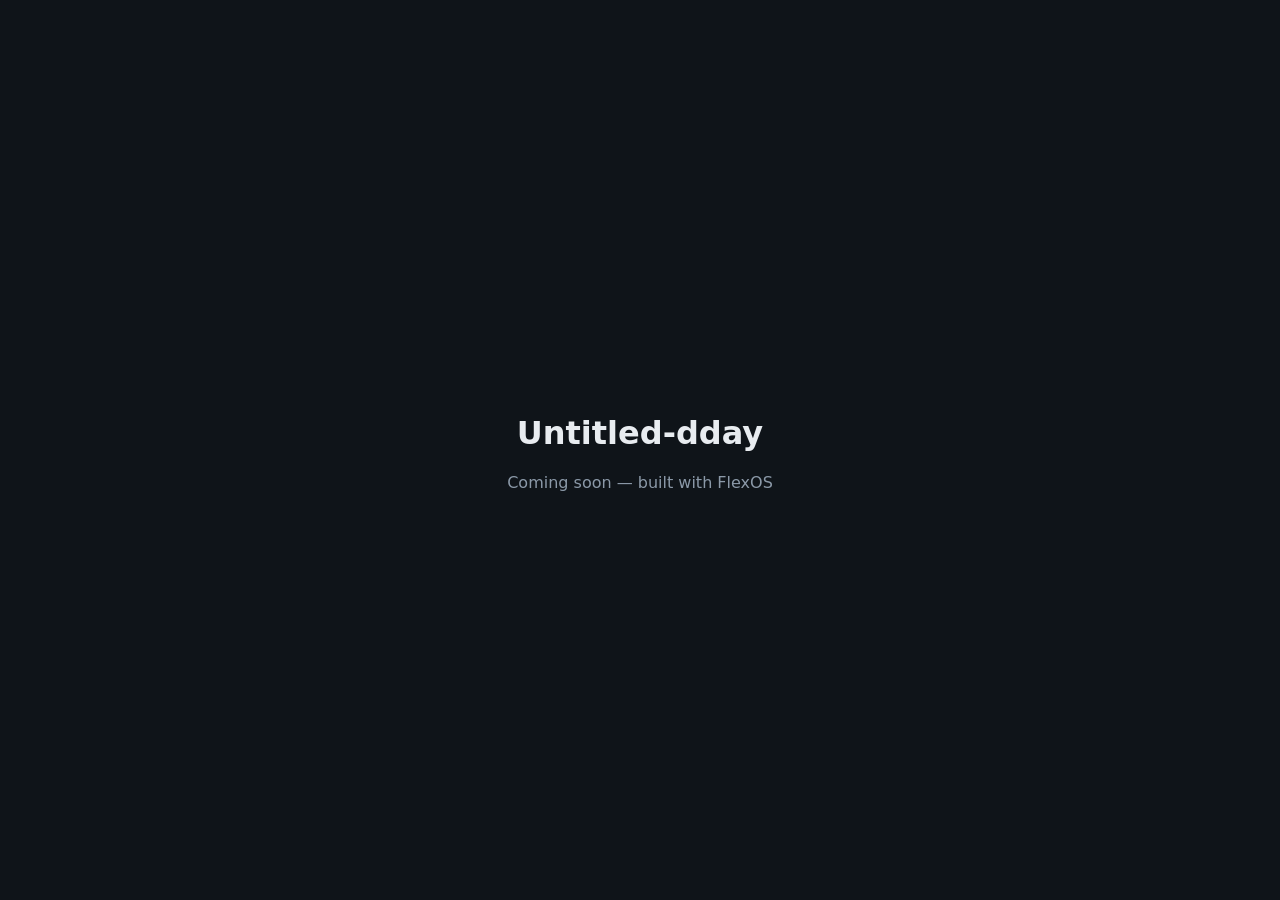
<file: index.html>
<!DOCTYPE html>
<html lang="en">
<head>
<meta charset="UTF-8">
<meta name="viewport" content="width=device-width, initial-scale=1.0">
<title>Untitled-dday</title>
<style>
body { font-family: system-ui, sans-serif; display: flex; align-items: center; justify-content: center; min-height: 100dvh; margin: 0; background: #0f1419; color: #e8ecf0; }
h1 { font-size: 2rem; font-weight: 700; }
p { color: #8b99a8; }
</style>
</head>
<body>
<div style="text-align: center;">
<h1>Untitled-dday</h1>
<p>Coming soon — built with FlexOS</p>
</div>
</body>
</html>
</file>
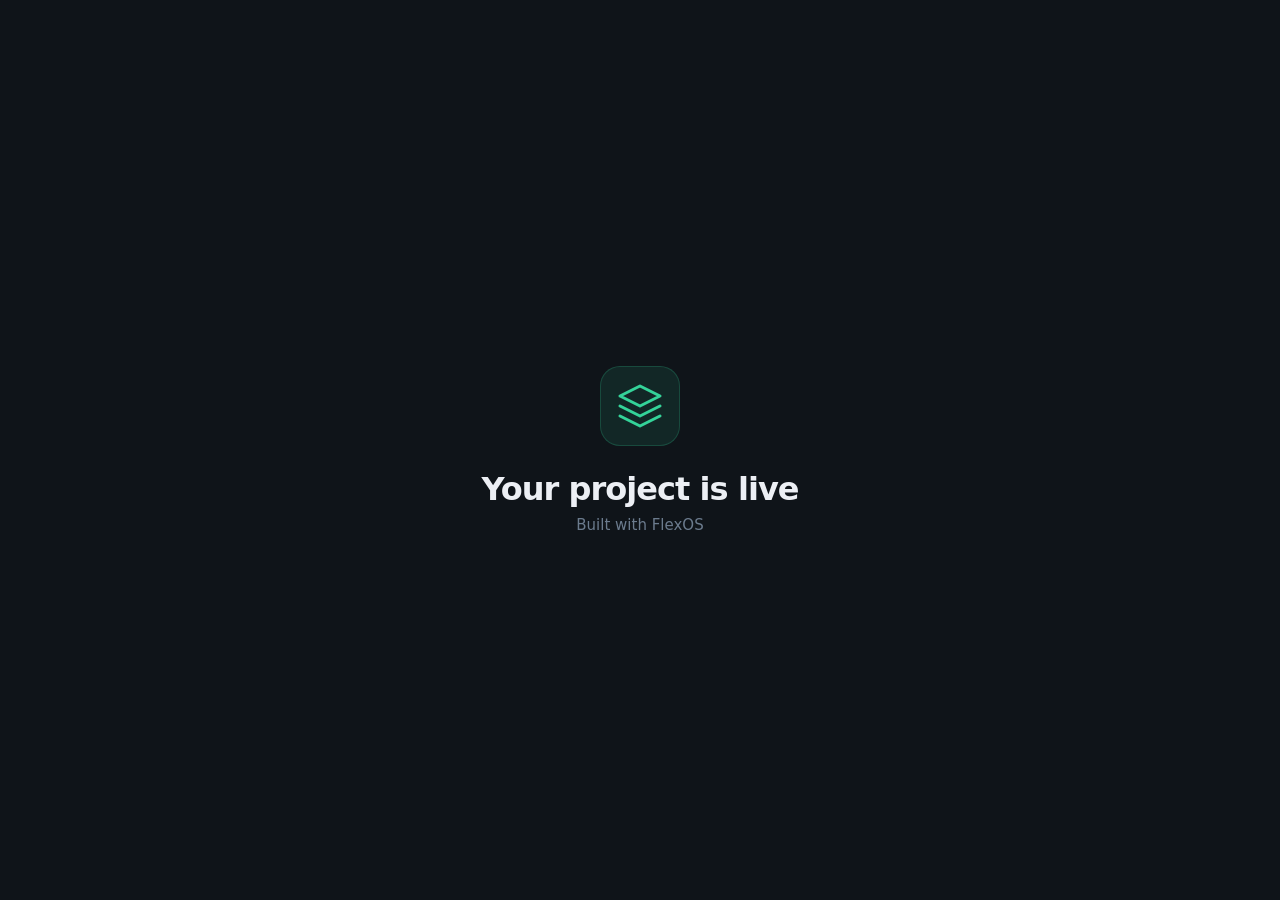
<file: .flexos/prototype/index.html>
<!DOCTYPE html>
<html lang="en">
<head>
  <meta charset="UTF-8">
  <meta name="viewport" content="width=device-width, initial-scale=1.0">
  <title>FlexOS Project</title>
  <style>
    * { margin: 0; padding: 0; box-sizing: border-box; }
    body {
      min-height: 100dvh;
      display: flex;
      align-items: center;
      justify-content: center;
      background: #0f1419;
      color: #eceff4;
      font-family: 'Inter', system-ui, -apple-system, sans-serif;
      -webkit-font-smoothing: antialiased;
    }
    .c { text-align: center; padding: 40px 24px; }
    .icon {
      width: 80px; height: 80px; border-radius: 20px;
      background: rgba(52,211,153,0.1); border: 1px solid rgba(52,211,153,0.2);
      display: flex; align-items: center; justify-content: center;
      margin: 0 auto 24px; color: #34d399;
    }
    h1 { font-size: 32px; font-weight: 700; letter-spacing: -0.03em; margin-bottom: 8px; }
    p { font-size: 15px; color: #6b7b8d; }
  </style>
</head>
<body>
  <div class="c">
    <div class="icon">
      <svg width="48" height="48" viewBox="0 0 24 24" fill="none" stroke="currentColor" stroke-width="1.5" stroke-linecap="round" stroke-linejoin="round">
        <path d="M12 2L2 7l10 5 10-5-10-5z"/><path d="M2 17l10 5 10-5"/><path d="M2 12l10 5 10-5"/>
      </svg>
    </div>
    <h1>Your project is live</h1>
    <p>Built with FlexOS</p>
  </div>
</body>
</html>
</file>
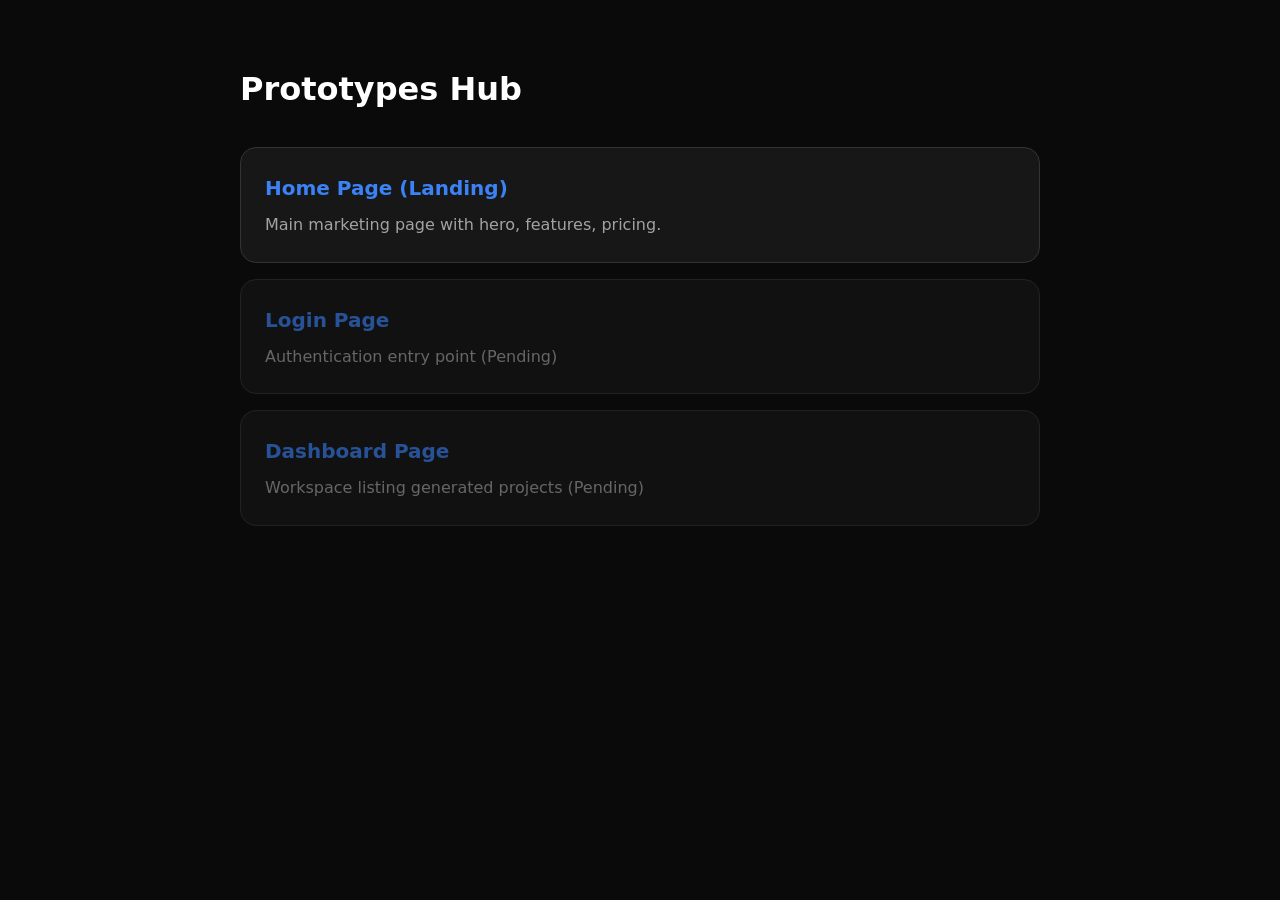
<file: .flexos/prototypes/index.html>
<!DOCTYPE html>
<html lang="en">
<head>
  <meta charset="UTF-8">
  <meta name="viewport" content="width=device-width, initial-scale=1.0">
  <title>FlexOS Prototypes Hub</title>
  <link rel="stylesheet" href="../design/tokens.css">
  <link rel="stylesheet" href="../design/components.css">
  <style>
    body { padding: 4rem 2rem; }
    .hub-container { max-width: 800px; margin: 0 auto; }
    .hub-title { font-size: 2rem; font-weight: 700; margin-bottom: 2rem; }
    .hub-list { display: flex; flex-direction: column; gap: 1rem; }
    .hub-item { padding: 1.5rem; border: 1px solid var(--color-border); border-radius: var(--radius-lg); background: var(--color-surface); }
    .hub-item a { font-size: 1.25rem; font-weight: 600; color: var(--color-primary); }
    .hub-item a:hover { text-decoration: underline; }
  </style>
</head>
<body>
  <div class="hub-container">
    <h1 class="hub-title">Prototypes Hub</h1>
    <div class="hub-list">
      <div class="hub-item">
        <a href="home-v1.html">Home Page (Landing)</a>
        <p style="margin-top: 0.5rem; color: var(--color-text-muted);">Main marketing page with hero, features, pricing.</p>
      </div>
      <div class="hub-item" style="opacity: 0.6;">
        <a href="login-v1.html">Login Page</a>
        <p style="margin-top: 0.5rem; color: var(--color-text-muted);">Authentication entry point (Pending)</p>
      </div>
      <div class="hub-item" style="opacity: 0.6;">
        <a href="dashboard-v1.html">Dashboard Page</a>
        <p style="margin-top: 0.5rem; color: var(--color-text-muted);">Workspace listing generated projects (Pending)</p>
      </div>
    </div>
  </div>
</body>
</html>
</file>
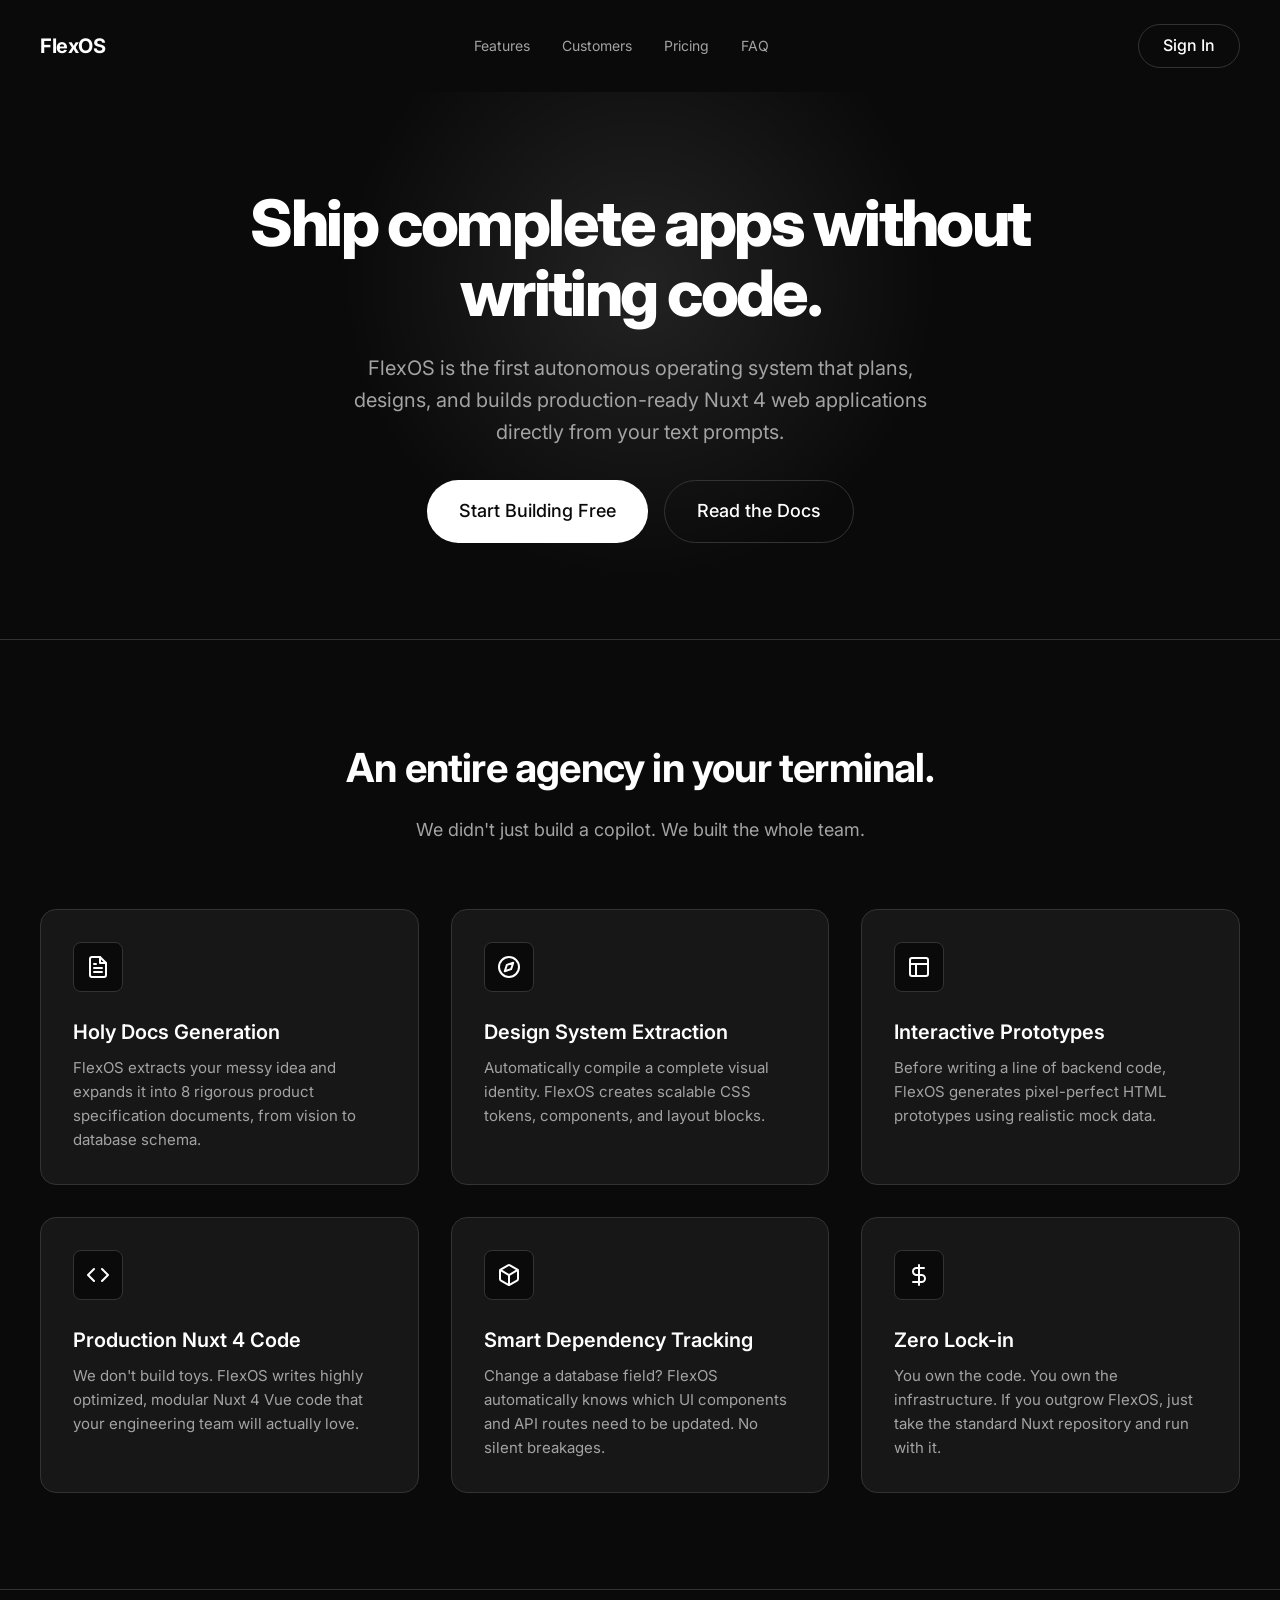
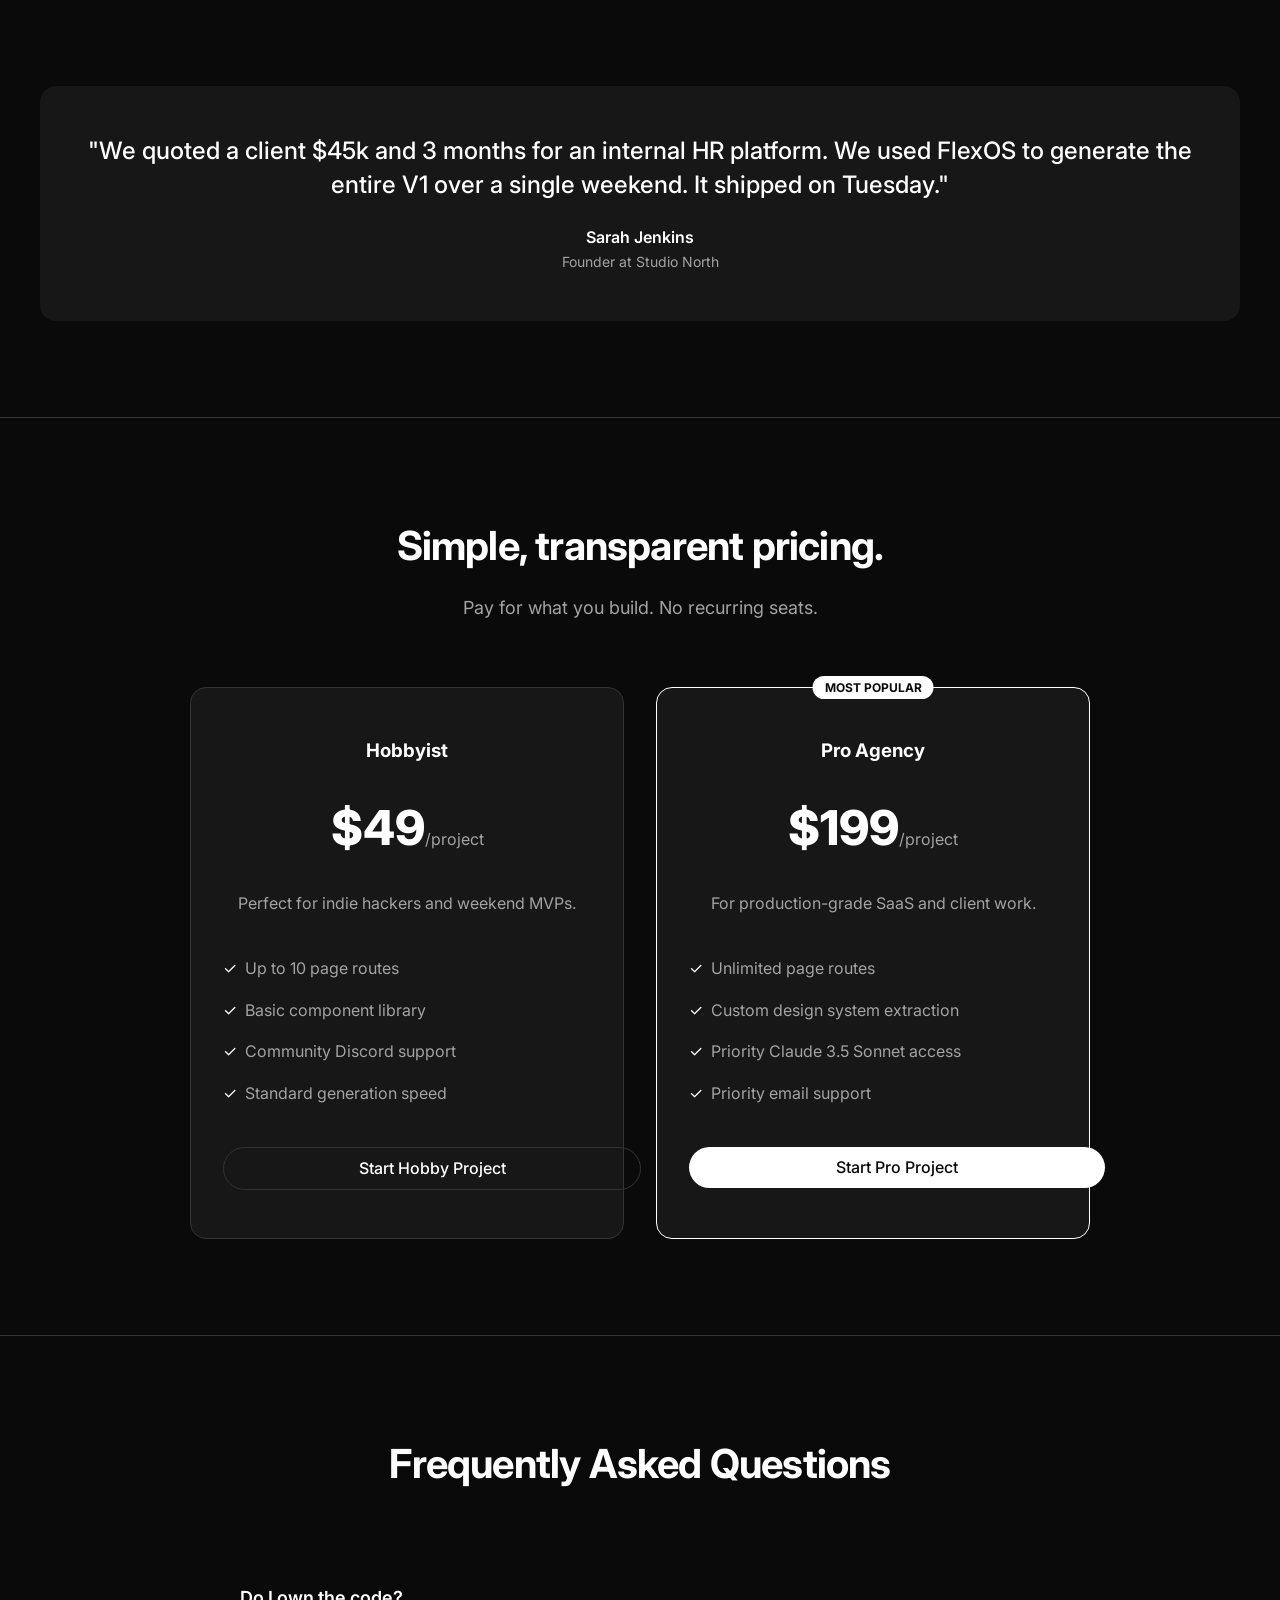
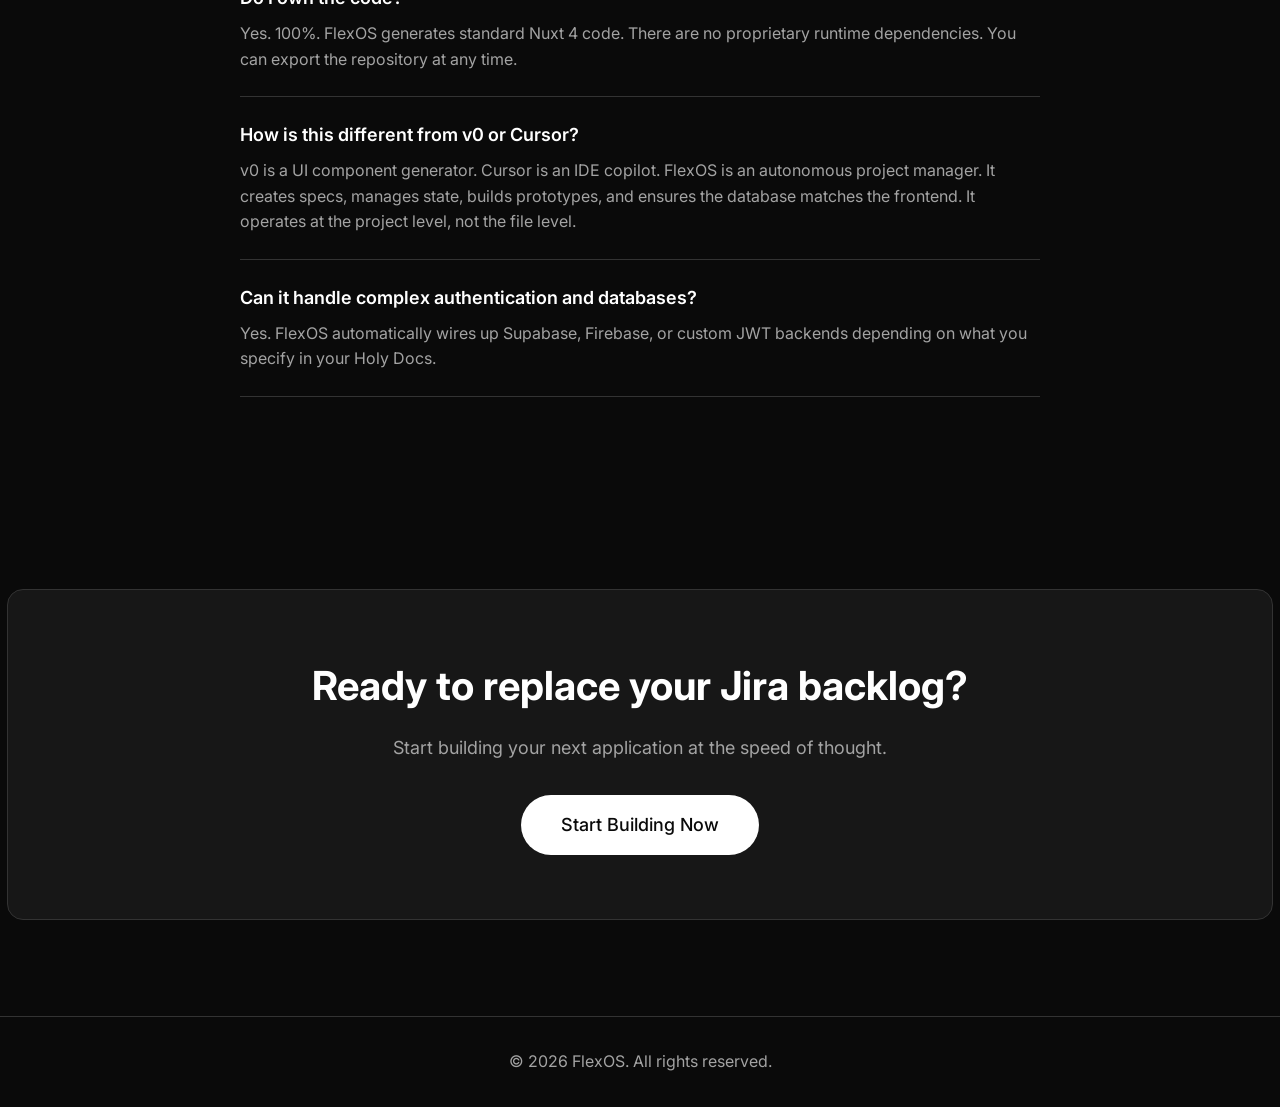
<file: .flexos/prototypes/home-v1.html>
<!DOCTYPE html>
<html lang="en">
<head>
  <meta charset="UTF-8">
  <meta name="viewport" content="width=device-width, initial-scale=1.0">
  <title>FlexOS | Build Complete Apps Autonomously</title>
  <link rel="preconnect" href="https://fonts.googleapis.com">
  <link rel="preconnect" href="https://fonts.gstatic.com" crossorigin>
  <link href="https://fonts.googleapis.com/css2?family=Inter:wght@400;500;600;700;800&display=swap" rel="stylesheet">
  <link rel="stylesheet" href="../design/tokens.css">
  <link rel="stylesheet" href="../design/components.css">
  <style>
    /* Custom hero gradient */
    .hero-glow {
      position: absolute;
      top: -20%;
      left: 50%;
      transform: translateX(-50%);
      width: 600px;
      height: 600px;
      background: radial-gradient(circle, rgba(255,255,255,0.1) 0%, rgba(0,0,0,0) 70%);
      z-index: -1;
      pointer-events: none;
    }
  </style>
</head>
<body>

  <div class="container">
    <nav class="nav">
      <div class="nav-logo">FlexOS</div>
      <div class="nav-links">
        <a href="#features">Features</a>
        <a href="#testimonials">Customers</a>
        <a href="#pricing">Pricing</a>
        <a href="#faq">FAQ</a>
      </div>
      <a href="login-v1.html" class="btn btn-secondary">Sign In</a>
    </nav>
  </div>

  <main>
    <!-- HERO -->
    <section class="hero" style="position: relative; overflow: hidden;">
      <div class="hero-glow"></div>
      <div class="container">
        <h1>Ship complete apps without writing code.</h1>
        <p>FlexOS is the first autonomous operating system that plans, designs, and builds production-ready Nuxt 4 web applications directly from your text prompts.</p>
        <div class="hero-ctas">
          <a href="dashboard-v1.html" class="btn btn-primary" style="padding: 1rem 2rem; font-size: 1.125rem;">Start Building Free</a>
          <a href="docs-v1.html" class="btn btn-secondary" style="padding: 1rem 2rem; font-size: 1.125rem;">Read the Docs</a>
        </div>
      </div>
    </section>

    <!-- FEATURES -->
    <section id="features" class="section">
      <div class="container">
        <div class="section-header">
          <h2 class="section-title">An entire agency in your terminal.</h2>
          <p class="section-subtitle">We didn't just build a copilot. We built the whole team.</p>
        </div>
        
        <div class="grid-3">
          <div class="card">
            <div class="card-icon">
              <svg width="24" height="24" viewBox="0 0 24 24" fill="none" stroke="currentColor" stroke-width="2" stroke-linecap="round" stroke-linejoin="round"><path d="M14 2H6a2 2 0 0 0-2 2v16a2 2 0 0 0 2 2h12a2 2 0 0 0 2-2V8z"></path><polyline points="14 2 14 8 20 8"></polyline><line x1="16" y1="13" x2="8" y2="13"></line><line x1="16" y1="17" x2="8" y2="17"></line><polyline points="10 9 9 9 8 9"></polyline></svg>
            </div>
            <h3 class="card-title">Holy Docs Generation</h3>
            <p class="card-text">FlexOS extracts your messy idea and expands it into 8 rigorous product specification documents, from vision to database schema.</p>
          </div>
          
          <div class="card">
            <div class="card-icon">
              <svg width="24" height="24" viewBox="0 0 24 24" fill="none" stroke="currentColor" stroke-width="2" stroke-linecap="round" stroke-linejoin="round"><circle cx="12" cy="12" r="10"></circle><polygon points="16.24 7.76 14.12 14.12 7.76 16.24 9.88 9.88 16.24 7.76"></polygon></svg>
            </div>
            <h3 class="card-title">Design System Extraction</h3>
            <p class="card-text">Automatically compile a complete visual identity. FlexOS creates scalable CSS tokens, components, and layout blocks.</p>
          </div>
          
          <div class="card">
            <div class="card-icon">
              <svg width="24" height="24" viewBox="0 0 24 24" fill="none" stroke="currentColor" stroke-width="2" stroke-linecap="round" stroke-linejoin="round"><rect x="3" y="3" width="18" height="18" rx="2" ry="2"></rect><line x1="3" y1="9" x2="21" y2="9"></line><line x1="9" y1="21" x2="9" y2="9"></line></svg>
            </div>
            <h3 class="card-title">Interactive Prototypes</h3>
            <p class="card-text">Before writing a line of backend code, FlexOS generates pixel-perfect HTML prototypes using realistic mock data.</p>
          </div>

          <div class="card">
            <div class="card-icon">
              <svg width="24" height="24" viewBox="0 0 24 24" fill="none" stroke="currentColor" stroke-width="2" stroke-linecap="round" stroke-linejoin="round"><polyline points="16 18 22 12 16 6"></polyline><polyline points="8 6 2 12 8 18"></polyline></svg>
            </div>
            <h3 class="card-title">Production Nuxt 4 Code</h3>
            <p class="card-text">We don't build toys. FlexOS writes highly optimized, modular Nuxt 4 Vue code that your engineering team will actually love.</p>
          </div>

          <div class="card">
            <div class="card-icon">
              <svg width="24" height="24" viewBox="0 0 24 24" fill="none" stroke="currentColor" stroke-width="2" stroke-linecap="round" stroke-linejoin="round"><path d="M21 16V8a2 2 0 0 0-1-1.73l-7-4a2 2 0 0 0-2 0l-7 4A2 2 0 0 0 3 8v8a2 2 0 0 0 1 1.73l7 4a2 2 0 0 0 2 0l7-4A2 2 0 0 0 21 16z"></path><polyline points="3.27 6.96 12 12.01 20.73 6.96"></polyline><line x1="12" y1="22.08" x2="12" y2="12"></line></svg>
            </div>
            <h3 class="card-title">Smart Dependency Tracking</h3>
            <p class="card-text">Change a database field? FlexOS automatically knows which UI components and API routes need to be updated. No silent breakages.</p>
          </div>

          <div class="card">
            <div class="card-icon">
              <svg width="24" height="24" viewBox="0 0 24 24" fill="none" stroke="currentColor" stroke-width="2" stroke-linecap="round" stroke-linejoin="round"><line x1="12" y1="2" x2="12" y2="22"></line><path d="M17 5H9.5a3.5 3.5 0 0 0 0 7h5a3.5 3.5 0 0 1 0 7H6"></path></svg>
            </div>
            <h3 class="card-title">Zero Lock-in</h3>
            <p class="card-text">You own the code. You own the infrastructure. If you outgrow FlexOS, just take the standard Nuxt repository and run with it.</p>
          </div>
        </div>
      </div>
    </section>

    <!-- TESTIMONIALS -->
    <section id="testimonials" class="section" style="background-color: var(--color-bg);">
      <div class="container">
        <div class="testimonial">
          <div class="testimonial-quote">"We quoted a client $45k and 3 months for an internal HR platform. We used FlexOS to generate the entire V1 over a single weekend. It shipped on Tuesday."</div>
          <div class="testimonial-author">Sarah Jenkins</div>
          <div class="testimonial-role">Founder at Studio North</div>
        </div>
      </div>
    </section>

    <!-- PRICING -->
    <section id="pricing" class="section">
      <div class="container">
        <div class="section-header">
          <h2 class="section-title">Simple, transparent pricing.</h2>
          <p class="section-subtitle">Pay for what you build. No recurring seats.</p>
        </div>
        
        <div class="grid-3" style="max-width: 900px; margin: 0 auto; grid-template-columns: 1fr 1fr;">
          <div class="card pricing-card">
            <h3>Hobbyist</h3>
            <div class="pricing-price">$49<span style="font-size: 1rem; color: var(--color-text-muted); font-weight: normal;">/project</span></div>
            <p style="color: var(--color-text-muted); margin-bottom: 2rem;">Perfect for indie hackers and weekend MVPs.</p>
            <ul class="pricing-features">
              <li>Up to 10 page routes</li>
              <li>Basic component library</li>
              <li>Community Discord support</li>
              <li>Standard generation speed</li>
            </ul>
            <a href="dashboard-v1.html" class="btn btn-secondary" style="width: 100%;">Start Hobby Project</a>
          </div>
          
          <div class="card pricing-card" style="border-color: var(--color-text); position: relative;">
            <div style="position: absolute; top: -12px; left: 50%; transform: translateX(-50%); background: var(--color-text); color: var(--color-bg); padding: 2px 12px; border-radius: 12px; font-size: 0.75rem; font-weight: 700;">MOST POPULAR</div>
            <h3>Pro Agency</h3>
            <div class="pricing-price">$199<span style="font-size: 1rem; color: var(--color-text-muted); font-weight: normal;">/project</span></div>
            <p style="color: var(--color-text-muted); margin-bottom: 2rem;">For production-grade SaaS and client work.</p>
            <ul class="pricing-features">
              <li>Unlimited page routes</li>
              <li>Custom design system extraction</li>
              <li>Priority Claude 3.5 Sonnet access</li>
              <li>Priority email support</li>
            </ul>
            <a href="dashboard-v1.html" class="btn btn-primary" style="width: 100%;">Start Pro Project</a>
          </div>
        </div>
      </div>
    </section>

    <!-- FAQ -->
    <section id="faq" class="section">
      <div class="container" style="max-width: 800px;">
        <div class="section-header">
          <h2 class="section-title">Frequently Asked Questions</h2>
        </div>
        
        <div class="faq-list">
          <div class="faq-item">
            <div class="faq-q">Do I own the code?</div>
            <div class="faq-a">Yes. 100%. FlexOS generates standard Nuxt 4 code. There are no proprietary runtime dependencies. You can export the repository at any time.</div>
          </div>
          <div class="faq-item">
            <div class="faq-q">How is this different from v0 or Cursor?</div>
            <div class="faq-a">v0 is a UI component generator. Cursor is an IDE copilot. FlexOS is an autonomous project manager. It creates specs, manages state, builds prototypes, and ensures the database matches the frontend. It operates at the project level, not the file level.</div>
          </div>
          <div class="faq-item">
            <div class="faq-q">Can it handle complex authentication and databases?</div>
            <div class="faq-a">Yes. FlexOS automatically wires up Supabase, Firebase, or custom JWT backends depending on what you specify in your Holy Docs.</div>
          </div>
        </div>
      </div>
    </section>

    <!-- CTA -->
    <section class="section" style="border: none; padding-bottom: var(--space-24);">
      <div class="container" style="text-align: center; background: var(--color-surface); padding: var(--space-16) var(--space-8); border-radius: var(--radius-lg); border: 1px solid var(--color-border);">
        <h2 style="font-size: 2.5rem; margin-bottom: var(--space-4);">Ready to replace your Jira backlog?</h2>
        <p style="color: var(--color-text-muted); font-size: 1.125rem; margin-bottom: var(--space-8); max-width: 500px; margin-inline: auto;">Start building your next application at the speed of thought.</p>
        <a href="dashboard-v1.html" class="btn btn-primary" style="padding: 1rem 2.5rem; font-size: 1.125rem;">Start Building Now</a>
      </div>
    </section>
  </main>

  <footer style="padding: var(--space-8) 0; text-align: center; border-top: 1px solid var(--color-border); color: var(--color-text-muted);">
    <div class="container">
      <p>&copy; 2026 FlexOS. All rights reserved.</p>
    </div>
  </footer>

</body>
</html>
</file>
<file: .flexos/design/tokens.css>
:root {
  --color-bg: #0a0a0a;
  --color-surface: #171717;
  --color-surface-hover: #262626;
  --color-border: #333333;
  --color-text: #ffffff;
  --color-text-muted: #a3a3a3;
  --color-primary: #3b82f6;
  --color-primary-hover: #2563eb;
  
  --font-sans: 'Inter', system-ui, -apple-system, sans-serif;
  
  --space-1: 0.25rem;
  --space-2: 0.5rem;
  --space-4: 1rem;
  --space-6: 1.5rem;
  --space-8: 2rem;
  --space-12: 3rem;
  --space-16: 4rem;
  --space-24: 6rem;
  
  --radius-md: 0.5rem;
  --radius-lg: 1rem;
  --radius-full: 9999px;
}

body {
  margin: 0;
  font-family: var(--font-sans);
  background-color: var(--color-bg);
  color: var(--color-text);
  line-height: 1.6;
  -webkit-font-smoothing: antialiased;
}

h1, h2, h3, h4, p {
  margin: 0;
}

a {
  color: inherit;
  text-decoration: none;
}
</file>
<file: .flexos/design/components.css>
.container {
  max-width: 1200px;
  margin: 0 auto;
  padding: 0 var(--space-4);
}

.btn {
  display: inline-flex;
  align-items: center;
  justify-content: center;
  padding: var(--space-2) var(--space-6);
  border-radius: var(--radius-full);
  font-weight: 500;
  cursor: pointer;
  transition: all 0.2s;
  border: none;
}

.btn-primary {
  background-color: var(--color-text);
  color: var(--color-bg);
}

.btn-primary:hover {
  background-color: var(--color-text-muted);
}

.btn-secondary {
  background-color: transparent;
  color: var(--color-text);
  border: 1px solid var(--color-border);
}

.btn-secondary:hover {
  background-color: var(--color-surface);
}

.nav {
  display: flex;
  justify-content: space-between;
  align-items: center;
  padding: var(--space-6) 0;
}

.nav-logo {
  font-size: 1.25rem;
  font-weight: 700;
  letter-spacing: -0.02em;
}

.nav-links {
  display: flex;
  gap: var(--space-8);
}

.nav-links a {
  color: var(--color-text-muted);
  font-size: 0.875rem;
}

.nav-links a:hover {
  color: var(--color-text);
}

.hero {
  padding: var(--space-24) 0;
  text-align: center;
}

.hero h1 {
  font-size: clamp(3rem, 5vw, 4.5rem);
  font-weight: 800;
  letter-spacing: -0.04em;
  line-height: 1.1;
  margin-bottom: var(--space-6);
  max-width: 800px;
  margin-inline: auto;
}

.hero p {
  font-size: 1.25rem;
  color: var(--color-text-muted);
  max-width: 600px;
  margin-inline: auto;
  margin-bottom: var(--space-8);
}

.hero-ctas {
  display: flex;
  gap: var(--space-4);
  justify-content: center;
}

.section {
  padding: var(--space-24) 0;
  border-top: 1px solid var(--color-border);
}

.section-header {
  text-align: center;
  margin-bottom: var(--space-16);
}

.section-title {
  font-size: 2.5rem;
  font-weight: 700;
  letter-spacing: -0.02em;
  margin-bottom: var(--space-4);
}

.section-subtitle {
  font-size: 1.125rem;
  color: var(--color-text-muted);
}

.grid-3 {
  display: grid;
  grid-template-columns: repeat(auto-fit, minmax(300px, 1fr));
  gap: var(--space-8);
}

.card {
  background-color: var(--color-surface);
  border: 1px solid var(--color-border);
  border-radius: var(--radius-lg);
  padding: var(--space-8);
  transition: border-color 0.2s;
}

.card:hover {
  border-color: var(--color-text-muted);
}

.card-icon {
  width: 48px;
  height: 48px;
  background: var(--color-bg);
  border: 1px solid var(--color-border);
  border-radius: var(--radius-md);
  display: flex;
  align-items: center;
  justify-content: center;
  margin-bottom: var(--space-6);
}

.card-title {
  font-size: 1.25rem;
  font-weight: 600;
  margin-bottom: var(--space-2);
}

.card-text {
  color: var(--color-text-muted);
  font-size: 0.9375rem;
}

.testimonial {
  text-align: center;
  padding: var(--space-12);
  background: var(--color-surface);
  border-radius: var(--radius-lg);
}

.testimonial-quote {
  font-size: 1.5rem;
  font-weight: 500;
  margin-bottom: var(--space-6);
  line-height: 1.4;
}

.testimonial-author {
  font-weight: 600;
}

.testimonial-role {
  color: var(--color-text-muted);
  font-size: 0.875rem;
}

.pricing-card {
  text-align: center;
  padding: var(--space-12) var(--space-8);
}

.pricing-price {
  font-size: 3rem;
  font-weight: 800;
  margin: var(--space-6) 0;
}

.pricing-features {
  list-style: none;
  padding: 0;
  margin: 0 0 var(--space-8) 0;
  text-align: left;
}

.pricing-features li {
  padding: var(--space-2) 0;
  color: var(--color-text-muted);
  display: flex;
  align-items: center;
  gap: var(--space-2);
}

.pricing-features li::before {
  content: '✓';
  color: var(--color-text);
}

.faq-item {
  border-bottom: 1px solid var(--color-border);
  padding: var(--space-6) 0;
}

.faq-q {
  font-weight: 600;
  font-size: 1.125rem;
  margin-bottom: var(--space-2);
}

.faq-a {
  color: var(--color-text-muted);
}
</file>
